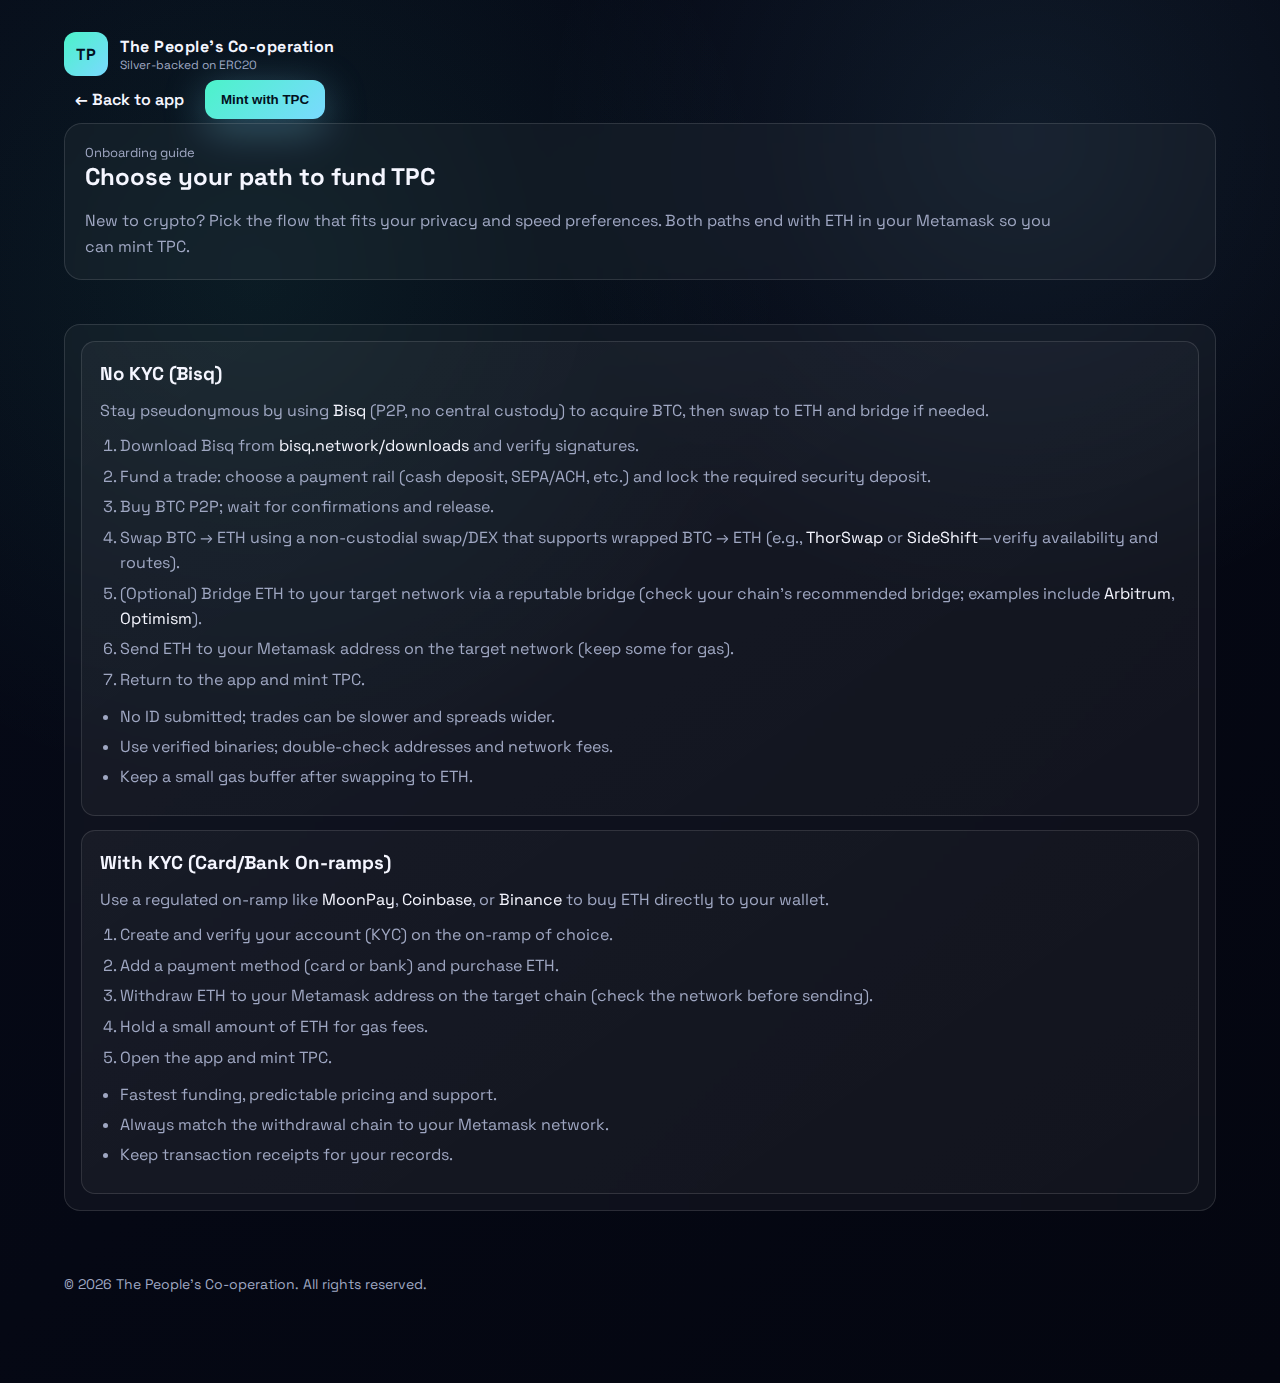
<file: new-to-crypto.html>
<!doctype html>
<html lang="en">
<head>
  <meta charset="UTF-8">
  <meta name="viewport" content="width=device-width, initial-scale=1.0">
  <title>New to Crypto? | The People's Co-operation</title>
  <link rel="preconnect" href="https://fonts.googleapis.com">
  <link rel="preconnect" href="https://fonts.gstatic.com" crossorigin>
  <link href="https://fonts.googleapis.com/css2?family=Space+Grotesk:wght@400;500;600;700&display=swap" rel="stylesheet">
  <link rel="stylesheet" href="style.css">
</head>
<body>
  <div class="page">
    <header class="nav">
      <div class="logo">
        <div class="mark">TP</div>
        <div>
          <div class="brand">The People's Co-operation</div>
          <div class="tag">Silver-backed on ERC20</div>
        </div>
      </div>
      <div class="nav-actions">
        <a href="index.html" class="nav-link">← Back to app</a>
        <button class="primary" onclick="location.href='index.html'">Mint with TPC</button>
      </div>
    </header>

    <main class="layout">
      <section class="panel">
        <div class="panel-header">
          <div>
            <div class="label">Onboarding guide</div>
            <h2>Choose your path to fund TPC</h2>
          </div>
        </div>
        <p class="lede" style="max-width: 980px;">
          New to crypto? Pick the flow that fits your privacy and speed preferences. Both paths end with ETH in your Metamask so you can mint TPC.
        </p>
      </section>

      <section class="onboarding">
        <div class="onboarding-grid">
          <div class="onboarding-card">
            <h3>No KYC (Bisq)</h3>
            <p>Stay pseudonymous by using <a href="https://bisq.network" target="_blank" rel="noopener noreferrer">Bisq</a> (P2P, no central custody) to acquire BTC, then swap to ETH and bridge if needed.</p>
            <ol>
              <li>Download Bisq from <a href="https://bisq.network/downloads/" target="_blank" rel="noopener noreferrer">bisq.network/downloads</a> and verify signatures.</li>
              <li>Fund a trade: choose a payment rail (cash deposit, SEPA/ACH, etc.) and lock the required security deposit.</li>
              <li>Buy BTC P2P; wait for confirmations and release.</li>
              <li>Swap BTC → ETH using a non-custodial swap/DEX that supports wrapped BTC → ETH (e.g., <a href="https://app.thorswap.finance/" target="_blank" rel="noopener noreferrer">ThorSwap</a> or <a href="https://app.sideshift.ai/" target="_blank" rel="noopener noreferrer">SideShift</a>—verify availability and routes).</li>
              <li>(Optional) Bridge ETH to your target network via a reputable bridge (check your chain’s recommended bridge; examples include <a href="https://bridge.arbitrum.io/" target="_blank" rel="noopener noreferrer">Arbitrum</a>, <a href="https://bridge.optimism.io/" target="_blank" rel="noopener noreferrer">Optimism</a>).</li>
              <li>Send ETH to your Metamask address on the target network (keep some for gas).</li>
              <li>Return to the app and mint TPC.</li>
            </ol>
            <ul>
              <li>No ID submitted; trades can be slower and spreads wider.</li>
              <li>Use verified binaries; double-check addresses and network fees.</li>
              <li>Keep a small gas buffer after swapping to ETH.</li>
            </ul>
          </div>

          <div class="onboarding-card">
            <h3>With KYC (Card/Bank On-ramps)</h3>
            <p>Use a regulated on-ramp like <a href="https://www.moonpay.com/buy/eth" target="_blank" rel="noopener noreferrer">MoonPay</a>, <a href="https://www.coinbase.com/price/ethereum" target="_blank" rel="noopener noreferrer">Coinbase</a>, or <a href="https://www.binance.com/en/price/ethereum" target="_blank" rel="noopener noreferrer">Binance</a> to buy ETH directly to your wallet.</p>
            <ol>
              <li>Create and verify your account (KYC) on the on-ramp of choice.</li>
              <li>Add a payment method (card or bank) and purchase ETH.</li>
              <li>Withdraw ETH to your Metamask address on the target chain (check the network before sending).</li>
              <li>Hold a small amount of ETH for gas fees.</li>
              <li>Open the app and mint TPC.</li>
            </ol>
            <ul>
              <li>Fastest funding, predictable pricing and support.</li>
              <li>Always match the withdrawal chain to your Metamask network.</li>
              <li>Keep transaction receipts for your records.</li>
            </ul>
          </div>
        </div>
      </section>
    </main>
    <footer class="footer">
      © <span id="year"></span> The People's Co-operation. All rights reserved.
    </footer>
  </div>
  <script>
    const yearEl = document.getElementById("year");
    if (yearEl) yearEl.textContent = new Date().getFullYear();
  </script>
</body>
</html>
</file>
<file: style.css>
*,
*::before,
*::after {
  box-sizing: border-box;
  margin: 0;
  padding: 0;
}

:root {
  --bg: #050912;
  --panel: rgba(255, 255, 255, 0.04);
  --panel-strong: rgba(255, 255, 255, 0.07);
  --text: #f5f6ff;
  --muted: #9fa7c2;
  --accent: #4bf3c9;
  --accent-2: #7ad9ff;
  --outline: rgba(255, 255, 255, 0.12);
  --danger: #f56b8a;
  font-family: "Space Grotesk", "Segoe UI", sans-serif;
  color: var(--text);
  background: var(--bg);
}

body {
  min-height: 100vh;
  background: radial-gradient(circle at 20% 20%, rgba(75, 243, 201, 0.08), transparent 35%),
    radial-gradient(circle at 80% 10%, rgba(122, 217, 255, 0.09), transparent 30%),
    linear-gradient(135deg, #060a18 0%, #040610 100%);
}

a {
  color: var(--text);
  text-decoration: none;
}

a:hover {
  color: var(--accent-2);
}

.page {
  max-width: 1200px;
  margin: 0 auto;
  padding: 32px 24px 80px;
}

.site-header {
  margin-bottom: 32px;
}

.nav-shell {
  background: radial-gradient(circle at 20% 20%, rgba(75, 243, 201, 0.08), transparent 30%),
    radial-gradient(circle at 80% 10%, rgba(122, 217, 255, 0.08), transparent 28%),
    rgba(9, 14, 28, 0.9);
  border: 1px solid var(--outline);
  box-shadow: 0 16px 36px rgba(0, 0, 0, 0.35);
  border-radius: 16px;
  padding: 14px 16px;
  backdrop-filter: blur(8px);
}

.nav-bar {
  display: flex;
  align-items: center;
  justify-content: space-between;
  gap: 12px;
  flex-wrap: wrap;
}

.nav-left {
  display: flex;
  align-items: center;
  gap: 18px;
  min-width: 0;
  flex: 1 1 auto;
}

.nav-right {
  display: flex;
  align-items: center;
  gap: 12px;
}

.nav-extras {
  display: flex;
  align-items: center;
  gap: 10px;
}

.nav-links {
  display: flex;
  align-items: center;
  gap: 8px;
  flex-wrap: wrap;
}

.logo {
  display: flex;
  align-items: center;
  gap: 12px;
  color: var(--text);
  text-decoration: none;
}

.mark {
  width: 44px;
  height: 44px;
  border-radius: 12px;
  background: linear-gradient(135deg, #4bf3c9, #7ad9ff);
  color: #041122;
  display: grid;
  place-items: center;
  font-weight: 700;
  letter-spacing: 1px;
}

.brand {
  font-weight: 700;
  letter-spacing: 0.5px;
}

.tag {
  font-size: 12px;
  color: var(--muted);
}

.welcome {
  color: var(--muted);
  margin-bottom: 6px;
  font-weight: 600;
}

.nav-actions {
  display: flex;
  gap: 10px;
  align-items: center;
}

.hamburger {
  display: none;
  flex-direction: column;
  gap: 4px;
  background: var(--panel-strong);
  border: 1px solid var(--outline);
  padding: 10px 12px;
  border-radius: 10px;
}

.hamburger span {
  display: block;
  width: 18px;
  height: 2px;
  background: var(--text);
}

.nav-links .nav-link {
  color: var(--muted);
  padding: 10px 12px;
  border-radius: 10px;
  border: 1px solid transparent;
  font-weight: 600;
}

.nav-links .nav-link:hover {
  color: var(--text);
  border-color: var(--outline);
  background: rgba(255, 255, 255, 0.04);
}

.nav-sub {
  display: flex;
  align-items: center;
  gap: 10px;
  justify-content: space-between;
  margin-top: 12px;
  padding-top: 12px;
  border-top: 1px solid var(--outline);
}

.nav-links-sub {
  padding-left: 0;
  border-left: none;
  gap: 14px;
  flex-wrap: wrap;
}

.nav-sub-aux {
  display: flex;
  align-items: center;
  gap: 10px;
  flex-wrap: wrap;
  justify-content: flex-end;
}

.nav-subtext {
  color: var(--muted);
  font-size: 13px;
}

.eyebrow-badge {
  display: inline-flex;
  align-items: center;
  gap: 6px;
  padding: 8px 10px;
  border-radius: 999px;
  border: 1px solid var(--outline);
  background: var(--panel-strong);
  font-size: 12px;
  letter-spacing: 0.4px;
  text-transform: uppercase;
}

.mobile-menu {
  position: fixed;
  inset: 0;
  background: rgba(2, 6, 16, 0.6);
  backdrop-filter: blur(6px);
  display: none;
  align-items: flex-start;
  justify-content: center;
  padding: 20px;
  z-index: 20;
}

.mobile-menu.open {
  display: flex;
}

.mobile-menu-panel {
  background: rgba(6, 12, 24, 0.92);
  border: 1px solid rgba(122, 217, 255, 0.25);
  border-radius: 12px;
  padding: 16px;
  min-width: 320px;
  max-width: 380px;
  box-shadow: 0 16px 46px rgba(0, 0, 0, 0.4);
}

.close-menu {
  background: rgba(255, 255, 255, 0.08);
  border: 1px solid rgba(255, 255, 255, 0.12);
  border-radius: 10px;
  color: #f5f6ff;
  padding: 6px 10px;
  margin-left: auto;
  display: block;
}

.mobile-menu-group {
  margin-top: 14px;
  display: grid;
  gap: 10px;
  justify-items: start;
}

.mobile-menu .currency-toggle {
  width: 100%;
  align-self: stretch;
}

.mobile-menu .currency-toggle .currency-btn {
  padding: 10px 14px;
  flex: 1 1 50%;
  text-align: center;
}

.mobile-menu .nav-link {
  color: #f5f6ff;
  padding: 10px 12px;
  border-radius: 10px;
  background: rgba(255, 255, 255, 0.06);
  text-align: center;
  font-weight: 700;
  width: 100%;
  display: block;
}

.mobile-menu .ghost {
  background: rgba(255, 255, 255, 0.06);
  color: #f5f6ff;
  border: 1px solid rgba(255, 255, 255, 0.08);
  box-shadow: none;
  width: 100%;
}

.currency-toggle {
  display: inline-flex;
  border: 1px solid var(--outline);
  border-radius: 12px;
  overflow: hidden;
  background: var(--panel-strong);
}

.currency-toggle .currency-btn {
  border: none;
  background: transparent;
  padding: 10px 14px;
  font-weight: 700;
  font-size: 13px;
  color: var(--muted);
  transition: background 120ms ease, color 120ms ease;
}

.currency-toggle .currency-btn.active {
  background: linear-gradient(135deg, #4bf3c9, #7ad9ff);
  color: #02101d;
}

.currency-toggle .currency-btn:not(.active):hover {
  color: var(--text);
}

.nav-link {
  color: var(--text);
  padding: 12px 10px;
  border-radius: 10px;
  border: 1px solid transparent;
  font-weight: 600;
  transition: color 120ms ease, border-color 120ms ease, background 120ms ease;
}

.nav-link:hover {
  color: var(--accent-2);
  border-color: transparent;
  background: transparent;
}

.button-link {
  display: inline-block;
  padding: 12px 16px;
  border-radius: 12px;
  font-weight: 600;
}

.button-link.ghost {
  border: 1px solid var(--outline);
  background: var(--panel-strong);
}

button {
  border: 1px solid var(--outline);
  background: transparent;
  color: var(--text);
  padding: 12px 16px;
  border-radius: 12px;
  font-weight: 600;
  cursor: pointer;
  transition: transform 120ms ease, border-color 120ms ease, background 120ms ease;
}

button:active {
  transform: translateY(1px) scale(0.99);
}

button.primary {
  background: linear-gradient(135deg, #4bf3c9, #7ad9ff);
  color: #02101d;
  border: none;
  box-shadow: 0 10px 40px rgba(122, 217, 255, 0.35);
}

button.ghost {
  background: var(--panel-strong);
  border-color: transparent;
}

button.wide {
  width: 100%;
}

.layout {
  display: grid;
  gap: 32px;
}

.hero h1 {
  font-size: 42px;
  margin: 12px 0 10px;
}

.eyebrow {
  color: var(--accent);
  font-size: 14px;
  letter-spacing: 1px;
  text-transform: uppercase;
}

.lede {
  color: var(--muted);
  max-width: 1150px;
  line-height: 1.6;
}

.highlight {
  color: var(--accent-2);
}

.stat-grid {
  display: grid;
  grid-template-columns: repeat(auto-fit, minmax(220px, 1fr));
  gap: 16px;
  margin-top: 26px;
}

.stat-card {
  background: var(--panel);
  border: 1px solid var(--outline);
  border-radius: 16px;
  padding: 16px;
  backdrop-filter: blur(8px);
}

.label {
  color: var(--muted);
  font-size: 13px;
}

.value {
  font-size: 26px;
  font-weight: 700;
  margin-top: 6px;
}

.sub {
  color: var(--muted);
  font-size: 12px;
}

.panel {
  background: var(--panel);
  border: 1px solid var(--outline);
  padding: 20px;
  border-radius: 18px;
  backdrop-filter: blur(8px);
  margin-bottom: 12px;
}

.panel-header {
  display: flex;
  justify-content: space-between;
  align-items: center;
  gap: 12px;
  margin-bottom: 16px;
}

.pill {
  border: 1px solid var(--outline);
  padding: 8px 12px;
  border-radius: 999px;
  color: var(--muted);
  font-size: 13px;
  background: var(--panel-strong);
}

.input-row {
  display: grid;
  gap: 8px;
  margin: 18px 0;
}

label {
  color: var(--muted);
}

.input-wrap {
  position: relative;
}

input {
  width: 100%;
  padding: 16px 80px 16px 14px;
  border-radius: 14px;
  border: 1px solid var(--outline);
  background: var(--panel-strong);
  color: var(--text);
  font-size: 18px;
  outline: none;
}

input:focus {
  border-color: var(--accent);
}

.suffix {
  position: absolute;
  right: 14px;
  top: 50%;
  transform: translateY(-50%);
  color: var(--muted);
  font-weight: 600;
}

.summary {
  display: grid;
  grid-template-columns: repeat(auto-fit, minmax(180px, 1fr));
  gap: 16px;
  margin: 14px 0;
}

.summary-item {
  background: var(--panel-strong);
  border: 1px solid var(--outline);
  padding: 14px;
  border-radius: 12px;
}

.cta-row {
  display: flex;
  gap: 10px;
  margin-top: 12px;
}

.hint {
  display: flex;
  align-items: center;
  gap: 8px;
  color: var(--muted);
  font-size: 13px;
  margin-top: 12px;
}

.dot {
  width: 10px;
  height: 10px;
  border-radius: 999px;
  background: var(--accent);
  box-shadow: 0 0 12px var(--accent);
}

.info {
  display: grid;
  grid-template-columns: repeat(auto-fit, minmax(220px, 1fr));
  gap: 14px;
}

.info-card {
  background: var(--panel-strong);
  border: 1px solid var(--outline);
  padding: 14px;
  border-radius: 12px;
  min-height: 130px;
}

.info-card h3 {
  margin-bottom: 8px;
}

.feed {
  background: var(--panel);
  border: 1px solid var(--outline);
  border-radius: 16px;
  padding: 16px;
  backdrop-filter: blur(8px);
}

.feed-header {
  display: flex;
  justify-content: space-between;
  align-items: center;
  gap: 12px;
  margin-bottom: 12px;
}

.feed-list {
  display: grid;
  gap: 10px;
}

.feed-item {
  display: grid;
  grid-template-columns: 1.2fr 1fr 1fr 1fr;
  gap: 10px;
  align-items: center;
  padding: 10px 12px;
  border: 1px solid var(--outline);
  border-radius: 12px;
  background: var(--panel-strong);
  font-size: 14px;
}

.feed-item .serial {
  font-weight: 700;
  color: var(--accent-2);
}

.muted {
  color: var(--muted);
}

.feed-item.empty {
  text-align: center;
  justify-content: center;
  grid-template-columns: 1fr;
  color: var(--muted);
}

.onboarding {
  background: var(--panel);
  border: 1px solid var(--outline);
  border-radius: 16px;
  padding: 16px;
  backdrop-filter: blur(8px);
}

.onboarding-header {
  display: flex;
  justify-content: space-between;
  align-items: center;
  gap: 12px;
  margin-bottom: 14px;
}

.onboarding-grid {
  display: grid;
  grid-template-columns: 1fr;
  gap: 14px;
}

.onboarding-card {
  background: linear-gradient(145deg, rgba(255, 255, 255, 0.04), rgba(255, 255, 255, 0.02));
  border: 1px solid var(--outline);
  border-radius: 14px;
  padding: 18px;
  line-height: 1.5;
}

.onboarding-card h3 {
  margin-bottom: 10px;
}

.onboarding-card p {
  color: var(--muted);
  margin-bottom: 10px;
  line-height: 1.6;
}

.onboarding-card ul {
  color: var(--muted);
  padding-left: 20px;
  display: grid;
  gap: 6px;
  margin-bottom: 8px;
}

.onboarding-card ol {
  color: var(--muted);
  padding-left: 20px;
  margin-bottom: 12px;
  display: grid;
  gap: 6px;
  line-height: 1.55;
}

.resources-title {
  font-weight: 700;
  margin-top: 10px;
  margin-bottom: 6px;
}

.resources {
  list-style: none;
  padding-left: 0;
  display: grid;
  gap: 6px;
}

.resources a {
  color: var(--accent-2);
  text-decoration: none;
}

.resources a:hover {
  text-decoration: underline;
}

.footer {
  margin-top: 40px;
  padding: 24px 0 10px;
  color: var(--muted);
  font-size: 14px;
}

.footer-shell {
  display: flex;
  flex-direction: column;
  gap: 14px;
  background: var(--panel);
  border: 1px solid var(--outline);
  border-radius: 16px;
  padding: 18px;
  box-shadow: 0 10px 28px rgba(0, 0, 0, 0.25);
}

.footer-top {
  display: flex;
  align-items: flex-start;
  gap: 18px;
  justify-content: space-between;
  flex-wrap: wrap;
  padding-bottom: 10px;
  border-bottom: 1px solid var(--outline);
}

.footer-brand {
  display: flex;
  align-items: center;
  gap: 10px;
}

.footer-grid {
  display: grid;
  grid-template-columns: repeat(auto-fit, minmax(140px, 1fr));
  gap: 16px;
  flex: 1;
}

.footer-column {
  display: grid;
  gap: 6px;
}

.footer-heading {
  color: var(--muted);
  font-weight: 600;
  margin-bottom: 4px;
}

.footer-column a {
  color: var(--text);
  font-weight: 500;
}

.footer-column a:hover {
  color: var(--accent-2);
}

.footer-bottom {
  text-align: center;
  width: 100%;
}

@media (max-width: 900px) {
  .nav-links {
    display: none;
  }
  .nav-extras {
    display: none;
  }
  .hamburger {
    display: inline-flex;
    margin-left: auto;
  }
  .nav-right {
    width: 100%;
    justify-content: flex-end;
  }
  .nav-actions {
    width: 100%;
    flex-wrap: wrap;
    justify-content: flex-end;
  }
  .nav-actions > * {
    min-width: 150px;
    flex: 1 1 auto;
  }
}

@media (max-width: 720px) {
  .nav-bar {
    align-items: flex-start;
  }
  .nav-sub {
    flex-direction: column;
    align-items: flex-start;
    gap: 6px;
  }
  .nav-right {
    width: 100%;
    display: grid;
    grid-template-columns: 1fr auto;
    gap: 8px;
    align-items: start;
  }
  .nav-actions {
    width: 100%;
    display: grid;
    grid-template-columns: 1fr;
    gap: 8px;
    align-self: start;
    grid-column: 1 / 2;
  }
  #connectWallet {
    width: 100%;
  }
  .hamburger {
    margin-left: 0;
    justify-self: end;
    grid-column: 2 / 3;
    grid-row: 1 / 2;
  }
  .panel-header {
    flex-direction: column;
    align-items: flex-start;
  }
  .cta-row {
    flex-direction: column;
  }
  .nav-sub-aux .eyebrow-badge {
    display: none;
  }
  .value {
    font-size: 22px;
  }
  .feed-item {
    grid-template-columns: repeat(auto-fit, minmax(140px, 1fr));
  }
  .lede.single-line {
    white-space: normal;
    max-width: 660px;
  }
  .onboarding-header {
    flex-direction: column;
    align-items: flex-start;
  }
  .footer-shell {
    flex-direction: column;
  }
}
</file>
